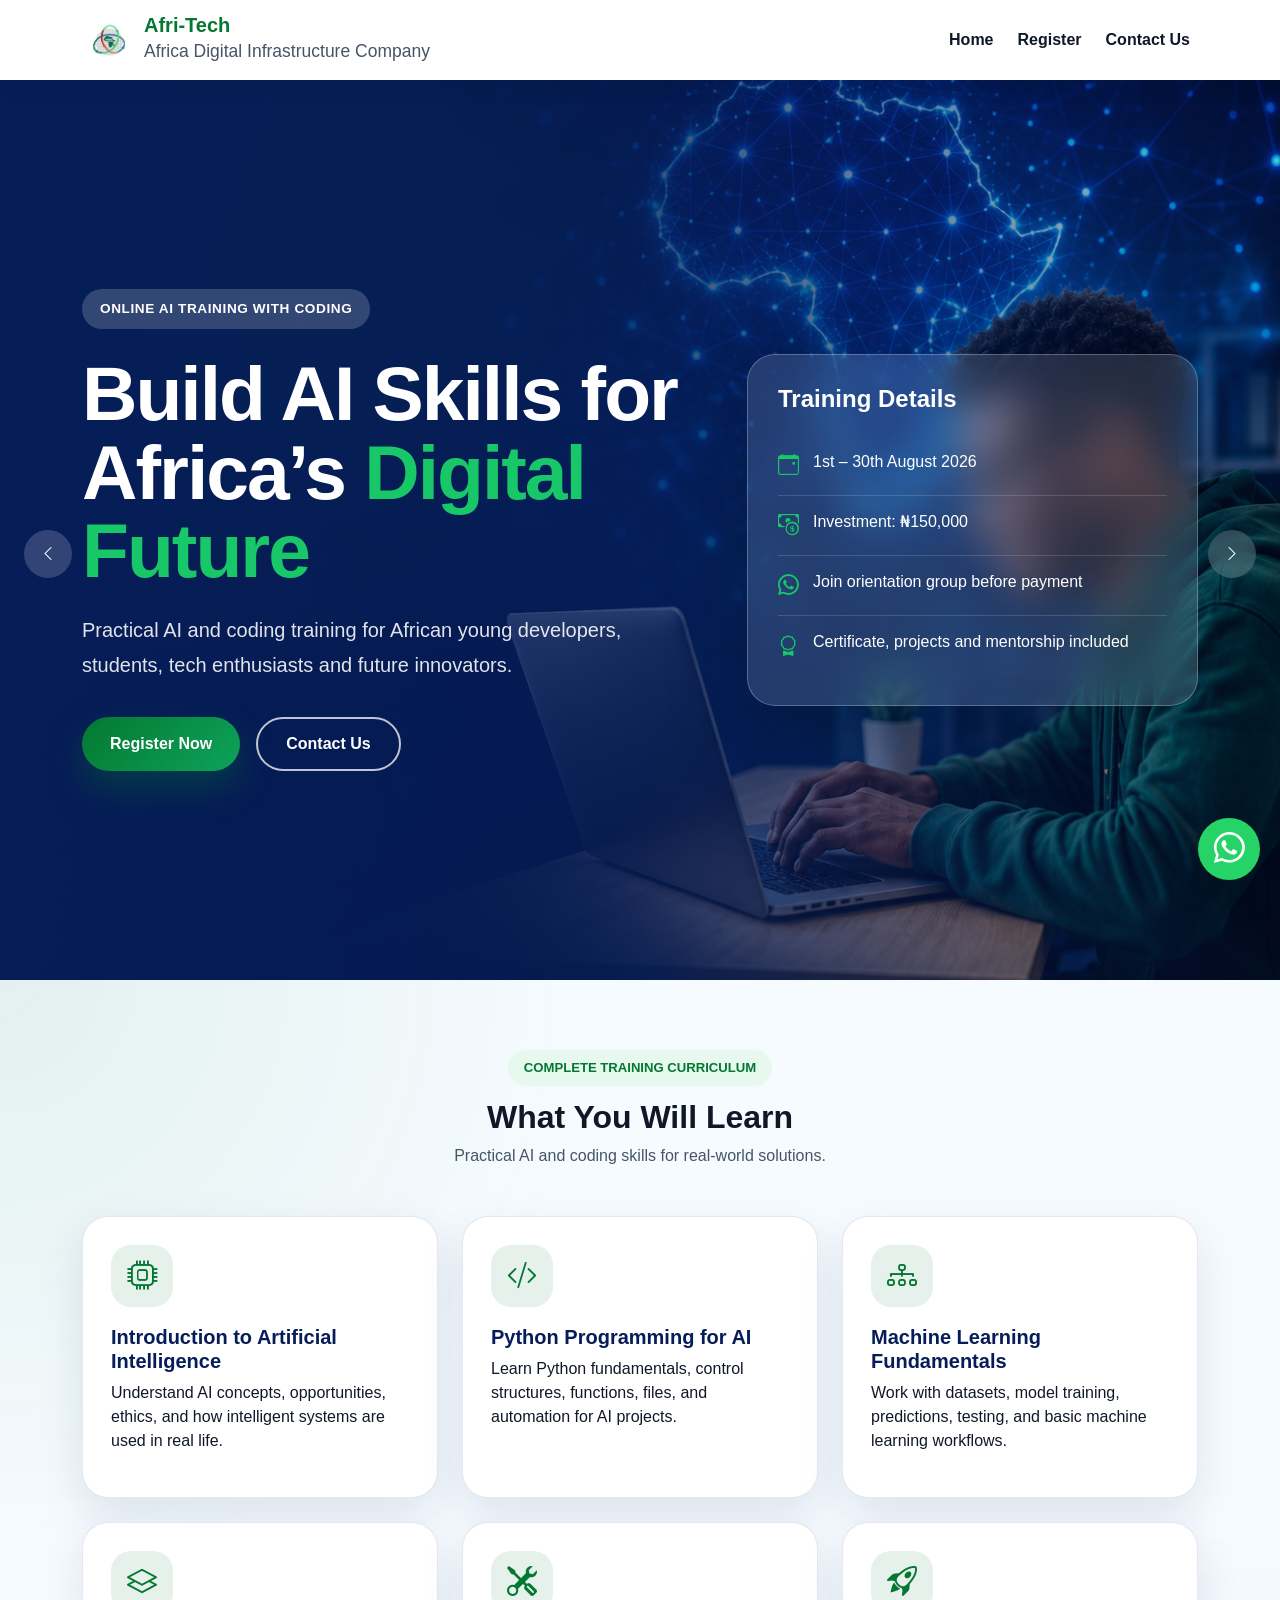
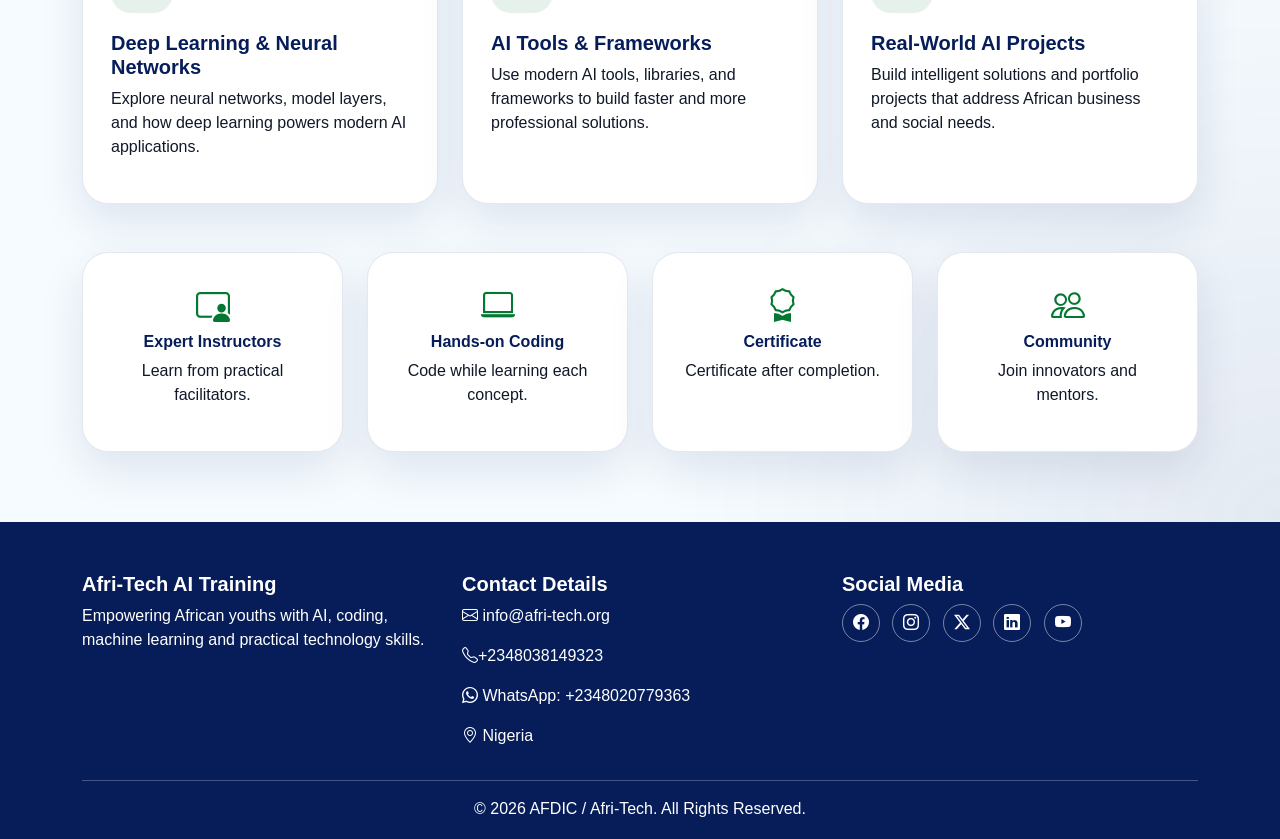
<file: index.html>
<!DOCTYPE html>
<html lang="en">

<head>
    <meta charset="UTF-8">
    <meta name="viewport" content="width=device-width, initial-scale=1.0">
    <title>AFDIC / Afri-Tech AI Training</title>
    <link href="https://cdn.jsdelivr.net/npm/bootstrap@5.3.3/dist/css/bootstrap.min.css" rel="stylesheet">
    <link href="https://cdn.jsdelivr.net/npm/bootstrap-icons@1.11.3/font/bootstrap-icons.css" rel="stylesheet">
    <link rel="stylesheet" href="assets/css/style.css">
    <link rel="shortcut icon" href="assets/images/logo.jpg" type="image/x-icon">
</head>

<body>
    <nav class="navbar navbar-expand-lg sticky-top">
        <div class="container">
            <a class="navbar-brand d-flex align-items-center gap-2" href="index.html">
                <img class="logo" src="assets/images/logo.jpg" alt="AFDIC Logo">
                <div>
                    <div class="brand-title">Afri-Tech</div><small class="small-muted">Africa Digital Infrastructure Company</small>
                </div>
            </a>
            <button class="navbar-toggler" data-bs-toggle="collapse" data-bs-target="#nav"><span
                    class="navbar-toggler-icon"></span></button>
            <div class="collapse navbar-collapse" id="nav">
                <ul class="navbar-nav ms-auto align-items-lg-center gap-lg-2">
                    <li class="nav-item"><a class="nav-link" href="index.html">Home</a></li>
                    <li class="nav-item"><a class="nav-link" href="register.html">Register</a></li>
                    <li class="nav-item"><a class="nav-link" href="contact.html">Contact Us</a></li>

                </ul>
            </div>
        </div>
    </nav>
    <main>
        <section class="hero-section">
  <div class="hero-slider">
    <div class="hero-slide active" style="background-image:url('assets/images/hero-2.png')"></div>
    <div class="hero-slide" style="background-image:url('assets/images/hero-1.png')"></div>
  </div>

  <div class="hero-overlay"></div>

  <button class="hero-arrow hero-prev" onclick="changeSlide(-1)">
    <i class="bi bi-chevron-left"></i>
  </button>
  <button class="hero-arrow hero-next" onclick="changeSlide(1)">
    <i class="bi bi-chevron-right"></i>
  </button>

  <div class="container hero-inner">
    <div class="row align-items-center min-vh-100">
      <div class="col-lg-7">
        <span class="hero-badge">ONLINE AI TRAINING WITH CODING</span>

        <h1 class="hero-title">
          Build AI Skills for Africa’s
          <span>Digital Future</span>
        </h1>

        <p class="hero-text">
          Practical AI and coding training for African young developers, students,
          tech enthusiasts and future innovators.
        </p>

        <div class="hero-actions">
          <a class="btn-primary-hero" href="register.html">Register Now</a>
          <a class="btn-secondary-hero" href="contact.html">Contact Us</a>
        </div>
      </div>

      <div class="col-lg-5">
        <div class="training-card">
          <h4>Training Details</h4>

          <div class="training-item">
            <i class="bi bi-calendar-event"></i>
            <span>1st – 30th August 2026</span>
          </div>

          <div class="training-item">
            <i class="bi bi-cash-coin"></i>
            <span>Investment: ₦150,000</span>
          </div>

          <div class="training-item">
            <i class="bi bi-whatsapp"></i>
            <span>Join orientation group before payment</span>
          </div>

          <div class="training-item">
            <i class="bi bi-award"></i>
            <span>Certificate, projects and mentorship included</span>
          </div>
        </div>
      </div>
    </div>
  </div>
</section>
        
<section class="section training-features-section">
  <div class="container">
    <div class="text-center mb-5 section-heading">
      <span class="eyebrow">COMPLETE TRAINING CURRICULUM</span>
      <h2 class="fw-bold">What You Will Learn</h2>
      <p class="small-muted">Practical AI and coding skills for real-world solutions.</p>
    </div>

    <div class="row g-4">
      <div class="col-md-6 col-lg-4">
        <div class="feature-card reveal">
          <div class="feature-icon"><i class="bi bi-cpu"></i></div>
          <h5>Introduction to Artificial Intelligence</h5>
          <p>Understand AI concepts, opportunities, ethics, and how intelligent systems are used in real life.</p>
        </div>
      </div>
      <div class="col-md-6 col-lg-4">
        <div class="feature-card reveal">
          <div class="feature-icon"><i class="bi bi-code-slash"></i></div>
          <h5>Python Programming for AI</h5>
          <p>Learn Python fundamentals, control structures, functions, files, and automation for AI projects.</p>
        </div>
      </div>
      <div class="col-md-6 col-lg-4">
        <div class="feature-card reveal">
          <div class="feature-icon"><i class="bi bi-diagram-3"></i></div>
          <h5>Machine Learning Fundamentals</h5>
          <p>Work with datasets, model training, predictions, testing, and basic machine learning workflows.</p>
        </div>
      </div>
      <div class="col-md-6 col-lg-4">
        <div class="feature-card reveal">
          <div class="feature-icon"><i class="bi bi-layers"></i></div>
          <h5>Deep Learning & Neural Networks</h5>
          <p>Explore neural networks, model layers, and how deep learning powers modern AI applications.</p>
        </div>
      </div>
      <div class="col-md-6 col-lg-4">
        <div class="feature-card reveal">
          <div class="feature-icon"><i class="bi bi-tools"></i></div>
          <h5>AI Tools & Frameworks</h5>
          <p>Use modern AI tools, libraries, and frameworks to build faster and more professional solutions.</p>
        </div>
      </div>
      <div class="col-md-6 col-lg-4">
        <div class="feature-card reveal">
          <div class="feature-icon"><i class="bi bi-rocket-takeoff"></i></div>
          <h5>Real-World AI Projects</h5>
          <p>Build intelligent solutions and portfolio projects that address African business and social needs.</p>
        </div>
      </div>
    </div>

    <div class="row g-4 mt-4">
      <div class="col-md-3">
        <div class="benefit-tile reveal"><i class="bi bi-person-video3"></i><h6>Expert Instructors</h6><p>Learn from practical facilitators.</p></div>
      </div>
      <div class="col-md-3">
        <div class="benefit-tile reveal"><i class="bi bi-laptop"></i><h6>Hands-on Coding</h6><p>Code while learning each concept.</p></div>
      </div>
      <div class="col-md-3">
        <div class="benefit-tile reveal"><i class="bi bi-award"></i><h6>Certificate</h6><p>Certificate after completion.</p></div>
      </div>
      <div class="col-md-3">
        <div class="benefit-tile reveal"><i class="bi bi-people"></i><h6>Community</h6><p>Join innovators and mentors.</p></div>
      </div>
    </div>
  </div>
</section>

    </main>
    <footer class="footer">
        <div class="container">
            <div class="row g-4">
                <div class="col-md-4">
                    <h5 class="fw-bold">Afri-Tech AI Training</h5>
                    <p>Empowering African youths with AI, coding, machine learning and practical technology skills.</p>
                </div>
                <div class="col-md-4">
                    <h5 class="fw-bold">Contact Details</h5>
                    <p><i class="bi bi-envelope"></i> info@afri-tech.org</p>
                    <p><i class="bi bi-telephone"></i>+2348038149323</p>
                    <p><i class="bi bi-whatsapp"></i> WhatsApp: +2348020779363</p>
                    <p><i class="bi bi-geo-alt"></i> Nigeria</p>
                </div>
                <div class="col-md-4">
                    <h5 class="fw-bold">Social Media</h5>
                    <div class="social">
                        <a href="https://web.facebook.com/Africadic" target="_blank" aria-label="Facebook"><i
                                class="bi bi-facebook"></i></a>
                        <a href="https://instagram.com/africadic/" target="_blank" aria-label="Instagram"><i
                                class="bi bi-instagram"></i></a>
                        <a href="https://x.com/Africadic" target="_blank" aria-label="X"><i class="bi bi-twitter-x"></i></a>
                        <a href="https://linkedin.com/company/benue-digital-infrastructure-company-plc-bdic/?viewAsMember=true" target="_blank" aria-label="LinkedIn"><i
                                class="bi bi-linkedin"></i></a>
                        <a href="https://youtube.com/@bdic-plc" target="_blank" aria-label="YouTube"><i
                                class="bi bi-youtube"></i></a>
                    </div>
                </div>
            </div>
            <hr>
            <p class="text-center mb-0">© 2026 AFDIC / Afri-Tech. All Rights Reserved.</p>
        </div>
    </footer>
    <a class="whatsapp" href="https://chat.whatsapp.com/Fl7YooMkrDF9KQvqZBZuZH?s=cl&p=a&ilr=1" target="_blank" rel="noopener"><i class="bi bi-whatsapp"></i></a>
    <script src="https://cdn.jsdelivr.net/npm/bootstrap@5.3.3/dist/js/bootstrap.bundle.min.js"></script>
    <script src="assets/js/app.js"></script>
</body>
</html>
</file>
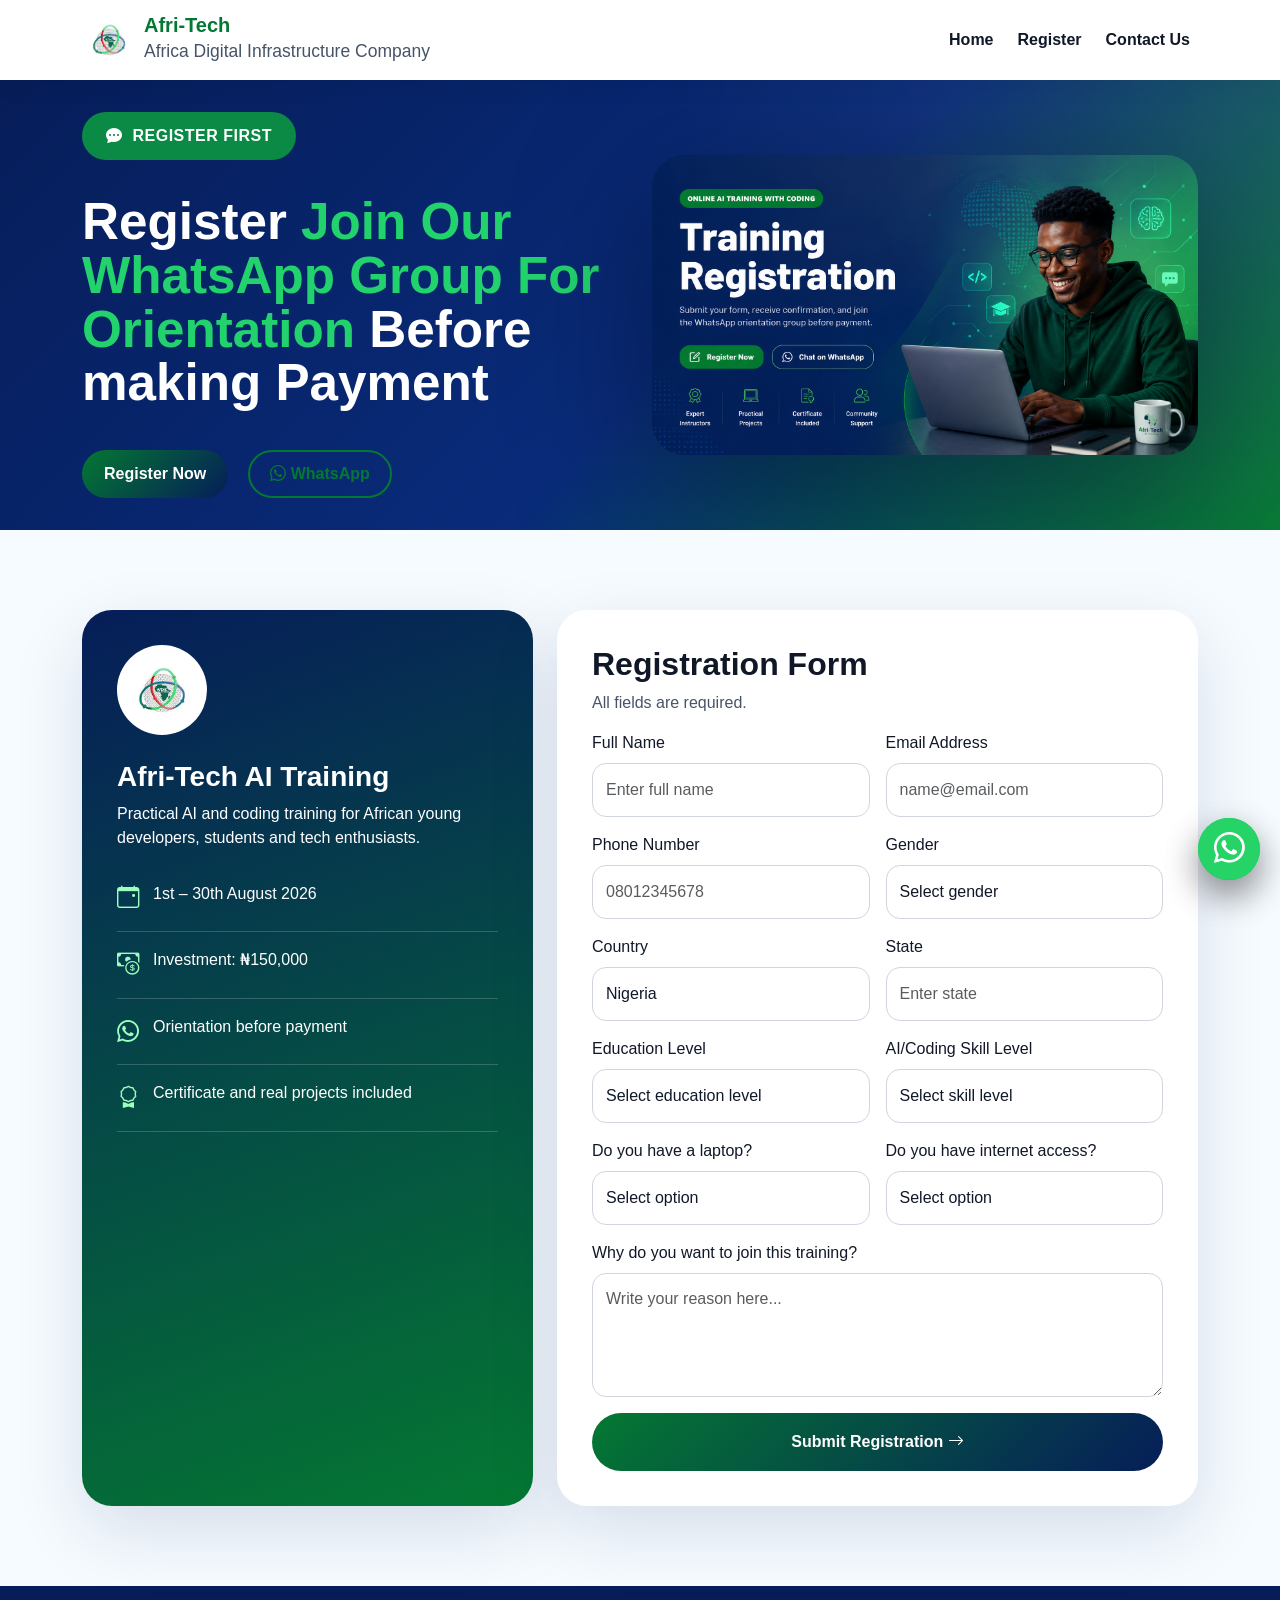
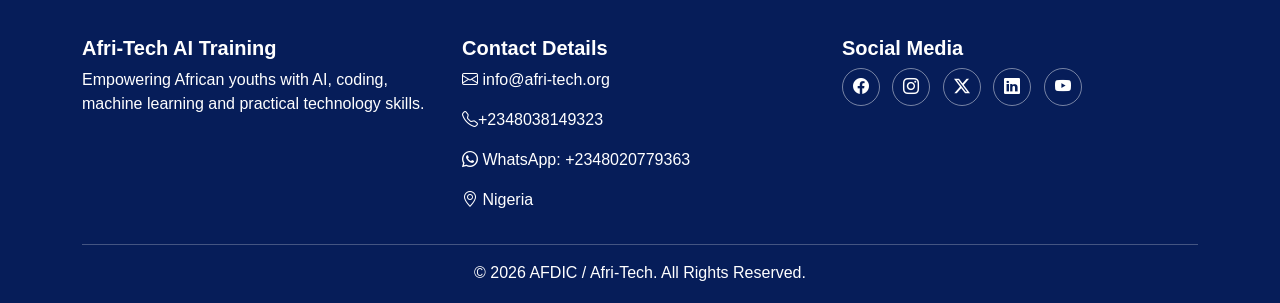
<file: register.html>
<!DOCTYPE html>
<html lang="en">

<head>
    <meta charset="UTF-8">
    <meta name="viewport" content="width=device-width, initial-scale=1.0">
    <title>AFDIC / Afri-Tech AI Training</title>
    <link href="https://cdn.jsdelivr.net/npm/bootstrap@5.3.3/dist/css/bootstrap.min.css" rel="stylesheet">
    <link href="https://cdn.jsdelivr.net/npm/bootstrap-icons@1.11.3/font/bootstrap-icons.css" rel="stylesheet">
    <link rel="stylesheet" href="assets/css/style.css">
    <link rel="shortcut icon" href="assets/images/logo.jpg" type="image/x-icon">
</head>

<body>
    <nav class="navbar navbar-expand-lg sticky-top">
        <div class="container">
            <a class="navbar-brand d-flex align-items-center gap-2" href="index.html">
                <img class="logo" src="assets/images/logo.jpg" alt="AFDIC Logo">
                <div>
                    <div class="brand-title">Afri-Tech</div><small class="small-muted">Africa Digital Infrastructure Company</small>
                </div>
            </a>
            <button class="navbar-toggler" data-bs-toggle="collapse" data-bs-target="#nav"><span
                    class="navbar-toggler-icon"></span></button>
            <div class="collapse navbar-collapse" id="nav">
                <ul class="navbar-nav ms-auto align-items-lg-center gap-lg-2">
                    <li class="nav-item"><a class="nav-link" href="index.html">Home</a></li>
                    <li class="nav-item"><a class="nav-link" href="register.html">Register</a></li>
                    <li class="nav-item"><a class="nav-link" href="contact.html">Contact Us</a></li>

                </ul>
            </div>
        </div>
    </nav>
  <section class="contact-hero">
    <div class="contact-overlay"></div>

    <div class="container contact-hero-content">
        <div class="row align-items-center">

            <!-- Left Content -->
            <div class="col-lg-6">

                <span class="contact-badge">
                    <i class="bi bi-chat-dots-fill"></i>
                    REGISTER FIRST
                </span>

                <h2>
                    Register
                    <span>Join Our WhatsApp Group For Orientation</span>
                    Before making Payment
                </h2>

                <!-- <p>
                    Send us a message, call us, or chat directly on WhatsApp
                    for registration, orientation support and training enquiries.
                </p> -->

                <div class="hero-buttons">
                    <a href="register.html" class="btn-main">
                        Register Now
                    </a>

                    <button onclick="openWhatsApp()" class="btn-outline-main">
                        <i class="bi bi-whatsapp"></i>
                        WhatsApp
                    </button>
                </div>

            </div>

            <!-- Right Image -->
            <div class="col-lg-6 text-center">

                <img src="assets/images/hero-6.png"
                     class="hero-contact-image img-fluid"
                     alt="Afri-Tech Support">

            </div>

        </div>
    </div>
</section>

<main class="reg-main">
  <div class="container">
    <div class="row g-4 align-items-stretch">

      <div class="col-lg-5">
        <div class="reg-info animate-up">
          <img src="assets/images/logo.jpg" class="reg-logo" alt="AFDIC Logo">

          <h3>Afri-Tech AI Training</h3>
          <p>Practical AI and coding training for African young developers, students and tech enthusiasts.</p>

          <div class="reg-info-item">
            <i class="bi bi-calendar-event"></i>
            <span>1st – 30th August 2026</span>
          </div>

          <div class="reg-info-item">
            <i class="bi bi-cash-coin"></i>
            <span>Investment: ₦150,000</span>
          </div>

          <div class="reg-info-item">
            <i class="bi bi-whatsapp"></i>
            <span>Orientation before payment</span>
          </div>

          <div class="reg-info-item">
            <i class="bi bi-award"></i>
            <span>Certificate and real projects included</span>
          </div>
        </div>
      </div>

      <div class="col-lg-7">
        <div class="reg-card animate-up">
          <h2>Registration Form</h2>
          <p class="small-muted">All fields are required.</p>

          <form id="regForm" class="row g-3">
            <div class="col-md-6">
              <label class="form-label">Full Name</label>
              <input required id="fullName" class="form-control" placeholder="Enter full name">
            </div>

            <div class="col-md-6">
              <label class="form-label">Email Address</label>
              <input required type="email" id="email" class="form-control" placeholder="name@email.com">
            </div>

            <div class="col-md-6">
              <label class="form-label">Phone Number</label>
              <input required id="phone" class="form-control" placeholder="08012345678">
            </div>

            <div class="col-md-6">
              <label class="form-label">Gender</label>
              <select required id="gender" class="form-select">
                <option value="">Select gender</option>
                <option>Male</option>
                <option>Female</option>
              </select>
            </div>

            <div class="col-md-6">
              <label class="form-label">Country</label>
              <input required id="country" class="form-control" value="Nigeria">
            </div>

            <div class="col-md-6">
              <label class="form-label">State</label>
              <input required id="state" class="form-control" placeholder="Enter state">
            </div>

            <div class="col-md-6">
              <label class="form-label">Education Level</label>
              <select required id="education" class="form-select">
                <option value="">Select education level</option>
                <option>Secondary School</option>
                <option>Diploma/NCE</option>
                <option>Undergraduate</option>
                <option>Graduate</option>
                <option>Other</option>
              </select>
            </div>

            <div class="col-md-6">
              <label class="form-label">AI/Coding Skill Level</label>
              <select required id="skill" class="form-select">
                <option value="">Select skill level</option>
                <option>Beginner</option>
                <option>Intermediate</option>
                <option>Advanced</option>
              </select>
            </div>

            <div class="col-md-6">
              <label class="form-label">Do you have a laptop?</label>
              <select required id="laptop" class="form-select">
                <option value="">Select option</option>
                <option>Yes</option>
                <option>No</option>
              </select>
            </div>

            <div class="col-md-6">
              <label class="form-label">Do you have internet access?</label>
              <select required id="internet" class="form-select">
                <option value="">Select option</option>
                <option>Yes</option>
                <option>No</option>
              </select>
            </div>

            <div class="col-12">
              <label class="form-label">Why do you want to join this training?</label>
              <textarea required id="reason" rows="4" class="form-control" placeholder="Write your reason here..."></textarea>
            </div>

            <div class="col-12">
              <button class="reg-submit" type="submit">
                Submit Registration <i class="bi bi-arrow-right"></i>
              </button>
            </div>
          </form>
        </div>
      </div>

    </div>
  </div>
    </main>
    <div class="modal fade" id="successModal" tabindex="-1">
        <div class="modal-dialog modal-dialog-centered modal-lg">
            <div class="modal-content p-3">
                <div class="modal-header border-0">
                    <h4 class="modal-title fw-bold text-success">Registration Successful!</h4><button class="btn-close"
                        data-bs-dismiss="modal"></button>
                </div>
                <div class="modal-body" id="successMessage"></div>
                <div class="modal-footer border-0">
                    <button class="btn-main" onclick="openGroup()"><i class="bi bi-whatsapp"></i> Join WhatsApp
                        Orientation Group</button>
                    <button class="btn btn-secondary rounded-pill" data-bs-dismiss="modal">Close</button>
                </div>
            </div>
        </div>
    </div>
    <footer class="footer">
        <div class="container">
            <div class="row g-4">
                <div class="col-md-4">
                    <h5 class="fw-bold">Afri-Tech AI Training</h5>
                    <p>Empowering African youths with AI, coding, machine learning and practical technology skills.</p>
                </div>
                <div class="col-md-4">
                    <h5 class="fw-bold">Contact Details</h5>
                    <p><i class="bi bi-envelope"></i> info@afri-tech.org</p>
                    <p><i class="bi bi-telephone"></i>+2348038149323</p>
                    <p><i class="bi bi-whatsapp"></i> WhatsApp: +2348020779363</p>
                    <p><i class="bi bi-geo-alt"></i> Nigeria</p>
                </div>
                <div class="col-md-4">
                    <h5 class="fw-bold">Social Media</h5>
                    <div class="social">
                        <a href="https://web.facebook.com/Africadic" target="_blank" aria-label="Facebook"><i
                                class="bi bi-facebook"></i></a>
                        <a href="https://instagram.com/africadic/" target="_blank" aria-label="Instagram"><i
                                class="bi bi-instagram"></i></a>
                        <a href="https://x.com/Africadic" target="_blank" aria-label="X"><i class="bi bi-twitter-x"></i></a>
                        <a href="https://linkedin.com/company/benue-digital-infrastructure-company-plc-bdic/?viewAsMember=true" target="_blank" aria-label="LinkedIn"><i
                                class="bi bi-linkedin"></i></a>
                        <a href="https://youtube.com/@bdic-plc" target="_blank" aria-label="YouTube"><i
                                class="bi bi-youtube"></i></a>
                    </div>
                </div>
            </div>
            <hr>
            <p class="text-center mb-0">© 2026 AFDIC / Afri-Tech. All Rights Reserved.</p>
        </div>
    </footer>
   <a class="whatsapp"
   href="https://chat.whatsapp.com/Fl7YooMkrDF9KQvqZBZuZH?s=cl&p=a&ilr=1"
   target="_blank"
   rel="noopener noreferrer"
   title="Join WhatsApp Orientation Group">
    <i class="bi bi-whatsapp"></i>
</a>
     <a class="whatsapp" href="https://chat.whatsapp.com/Fl7YooMkrDF9KQvqZBZuZH?s=cl&p=a&ilr=1" target="_blank" rel="noopener"><i class="bi bi-whatsapp"></i></a>
    <script src="https://cdn.jsdelivr.net/npm/bootstrap@5.3.3/dist/js/bootstrap.bundle.min.js"></script>
    <script src="assets/js/app.js"></script>
</body>
</html>
</file>
<file: assets/css/style.css>
:root {
  --green: #047832;
  --green2: #0da35a;
  --blue: #061d59;
  --red: #d71920;
  --bg: #f6fbff;
  --card: #ffffff;
  --text: #101828;
  --muted: #475467;
  --border: rgba(6, 29, 89, .12);
  --shadow: 0 18px 45px rgba(6, 29, 89, .13);
  --footer: #061d59;
  --footerText: #ffffff;
}

* {
  box-sizing: border-box
}

body {
  margin: 0;
  background: var(--bg);
  color: var(--text);
  font-family: Inter, Segoe UI, Arial, sans-serif;
  transition: .25s
}

a {
  color: inherit
}

.navbar {
  background: var(--card);
  box-shadow: 0 5px 25px rgba(0, 0, 0, .06)
}

.logo {
  width: 54px;
  height: 54px;
  border-radius: 50%;
  object-fit: cover;
  background: #fff
}

.brand-title {
  font-weight: 900;
  color: var(--green);
  line-height: 1
}

.small-muted {
  color: var(--muted) !important
}

.nav-link {
  color: var(--text) !important;
  font-weight: 700
}

.btn-main {
  background: linear-gradient(135deg, var(--green), var(--blue));
  color: #fff !important;
  border: 0;
  border-radius: 999px;
  padding: 12px 22px;
  font-weight: 800;
  text-decoration: none;
  display: inline-block
}

.btn-main:hover {
  transform: translateY(-1px)
}

.btn-outline-main {
  border: 2px solid var(--green);
  color: var(--green) !important;
  border-radius: 999px;
  padding: 10px 20px;
  font-weight: 800;
  text-decoration: none;
  background: transparent;
  display: inline-block
}

.hero {
  position: relative;
  min-height: 640px;
  display: flex;
  align-items: center;
  overflow: hidden
}

.slide {
  position: absolute;
  inset: 0;
  background-size: cover;
  background-position: center;
  opacity: 0;
  transition: opacity 1s ease
}

.slide.active {
  opacity: 1
}

.slide::after {
  content: "";
  position: absolute;
  inset: 0;
  background: linear-gradient(90deg, rgba(255, 255, 255, .96), rgba(255, 255, 255, .78), rgba(6, 29, 89, .40))
}

.hero-content {
  position: relative;
  z-index: 2
}

.badge-pill {
  background: var(--green);
  color: #ffffff;
  border-radius: 999px;
  padding: 8px 16px;
  font-weight: 900
}

.hero h1 {
  font-size: clamp(2.4rem, 7vw, 5rem);
  font-weight: 1000;
  letter-spacing: -2px;
  color: var(--blue)
}

.coding {
  color: var(--green)
}

.hero-card,
.cardx,
.feature,
.contact-box {
  background: var(--card);
  color: var(--text);
  border-radius: 24px;
  box-shadow: var(--shadow);
  border: 1px solid var(--border)
}

.section {
  padding: 70px 0
}

.feature {
  padding: 22px;
  height: 100%
}

.feature i {
  font-size: 34px;
  color: var(--green)
}

.form-control,
.form-select {
  border-radius: 14px;
  padding: 13px;
  border: 1px solid #d0d5dd;
  background: var(--card);
  color: var(--text)
}

.form-control:focus,
.form-select:focus {
  box-shadow: 0 0 0 .25rem rgba(4, 120, 50, .15);
  border-color: var(--green);
  background: var(--card);
  color: var(--text)
}

.modal-content {
  background: var(--card);
  color: var(--text);
  border-radius: 24px
}

.table {
  --bs-table-bg: transparent;
  color: var(--text)
}

.table th,
.table td {
  color: var(--text);
  border-color: var(--border)
}

.status {
  padding: 6px 11px;
  border-radius: 20px;
  font-size: 12px;
  font-weight: 800
}

.status.Pending {
  background: #fff3cd;
  color: #8a6200
}

.status.Approved {
  background: #d1fadf;
  color: #05603a
}

.status.Rejected {
  background: #fee4e2;
  color: #b42318
}

.status.Paid {
  background: #dbeafe;
  color: #1e40af
}

.whatsapp {
  position: fixed;
  right: 20px;
  bottom: 20px;
  z-index: 1000;
  background: #25D366;
  color: #fff !important;
  width: 62px;
  height: 62px;
  border-radius: 50%;
  display: grid;
  place-items: center;
  font-size: 31px;
  box-shadow: 0 15px 35px rgba(0, 0, 0, .25);
  text-decoration: none
}

.arrow {
  position: absolute;
  top: 50%;
  transform: translateY(-50%);
  z-index: 3;
  background: rgba(255, 255, 255, .85);
  border: 0;
  border-radius: 50%;
  width: 48px;
  height: 48px;
  font-size: 26px;
  color: #061d59
}

.prev {
  left: 18px
}

.next {
  right: 18px
}

.stat {
  background: linear-gradient(135deg, var(--blue), var(--green));
  color: #fff;
  border-radius: 20px;
  padding: 20px
}

.footer {
  background: var(--footer);
  color: var(--footerText);
  padding: 50px 0 18px
}

.footer a {
  color: var(--footerText) !important;
  text-decoration: none
}

.footer p {
  color: var(--footerText)
}

.social a {
  width: 38px;
  height: 38px;
  border: 1px solid rgba(255, 255, 255, .45);
  border-radius: 50%;
  display: inline-grid;
  place-items: center;
  margin-right: 8px
}

.page-banner {
  background: linear-gradient(135deg, var(--blue), var(--green));
  color: #fff;
  padding: 85px 0;
  text-align: center
}

.page-banner h1 {
  font-weight: 1000
}

@media(max-width:768px) {
  .hero {
    min-height: 720px;
    text-align: center
  }

  .slide::after {
    background: rgba(255, 255, 255, .92)
  }

  .arrow {
    display: none
  }

  .navbar .btn {
    margin-top: 8px
  }

  .admin-actions {
    display: grid;
    gap: 8px
  }

  table {
    font-size: 13px
  }

  .table-responsive {
    border-radius: 18px
  }
}

body {
  background:
    radial-gradient(circle at top left, rgba(4, 120, 50, .08), transparent 35%),
    radial-gradient(circle at top right, rgba(6, 29, 89, .08), transparent 35%),
    var(--bg);
  color: var(--text);
}

.navbar {
  animation: slideDown .65s ease both
}

.hero-content {
  animation: fadeUp .9s ease both
}

.hero-card,
.cardx,
.feature,
.contact-box,
.stat {
  transition: transform .35s ease, box-shadow .35s ease, border-color .35s ease;
}

.hero-card:hover,
.cardx:hover,
.feature:hover,
.contact-box:hover {
  transform: translateY(-8px);
  box-shadow: 0 25px 65px rgba(6, 29, 89, .20);
  border-color: rgba(4, 120, 50, .25);
}

.feature i {
  transition: transform .35s ease, color .35s ease;
}

.feature:hover i {
  transform: scale(1.18) rotate(-5deg);
  color: var(--blue);
}

.btn-main,
.btn-outline-main,
.whatsapp,
.social a,
.arrow {
  transition: all .3s ease;
}

.btn-main:hover,
.btn-outline-main:hover {
  transform: translateY(-3px);
  box-shadow: 0 14px 28px rgba(4, 120, 50, .25);
}

.btn-outline-main:hover {
  background: var(--green);
  color: #fff !important;
}

.whatsapp {
  animation: pulseWhatsApp 1.8s infinite;
}

.social a:hover {
  transform: translateY(-4px) scale(1.08);
  background: #fff;
  color: var(--blue) !important;
}

.slide {
  transform: scale(1.02);
}

.slide.active {
  animation: kenBurns 6s ease forwards;
}

.reveal {
  opacity: 0;
  transform: translateY(35px);
  transition: opacity .8s ease, transform .8s ease;
}

.reveal.show {
  opacity: 1;
  transform: translateY(0);
}

.page-banner {
  position: relative;
  overflow: hidden;
}

.page-banner:before {
  content: "";
  position: absolute;
  inset: -50%;
  background: linear-gradient(120deg, transparent, rgba(255, 255, 255, .18), transparent);
  animation: shine 4s infinite;
}

.page-banner .container {
  position: relative;
  z-index: 2
}

.form-control,
.form-select {
  transition: border-color .25s ease, box-shadow .25s ease, transform .25s ease;
}

.form-control:focus,
.form-select:focus {
  transform: translateY(-2px);
}

@keyframes fadeUp {
  from {
    opacity: 0;
    transform: translateY(45px)
  }

  to {
    opacity: 1;
    transform: translateY(0)
  }
}

@keyframes slideDown {
  from {
    opacity: 0;
    transform: translateY(-25px)
  }

  to {
    opacity: 1;
    transform: translateY(0)
  }
}

@keyframes pulseWhatsApp {
  0% {
    box-shadow: 0 0 0 0 rgba(37, 211, 102, .55)
  }

  70% {
    box-shadow: 0 0 0 18px rgba(37, 211, 102, 0)
  }

  100% {
    box-shadow: 0 0 0 0 rgba(37, 211, 102, 0)
  }
}

@keyframes kenBurns {
  from {
    transform: scale(1.02)
  }

  to {
    transform: scale(1.08)
  }
}

@keyframes shine {
  0% {
    transform: translateX(-50%) rotate(20deg)
  }

  100% {
    transform: translateX(50%) rotate(20deg)
  }
}

@media(max-width:768px) {
  .hero h1 {
    color: var(--blue)
  }

  .slide::after {
    background: rgba(255, 255, 255, .90) !important
  }
}
.hero-section {
  position: relative;
  min-height: 100vh;
  overflow: hidden;
  background: #061d59;
}

.hero-slide {
  position: absolute;
  inset: 0;
  background-size: cover;
  background-position: center right;
  opacity: 0;
  transform: scale(1.04);
  transition: opacity 1s ease, transform 6s ease;
}

.hero-slide.active {
  opacity: 1;
  transform: scale(1.1);
}

.hero-overlay {
  position: absolute;
  inset: 0;
  background:
    linear-gradient(90deg, rgba(6, 29, 89, .96), rgba(6, 29, 89, .78), rgba(6, 29, 89, .25)),
    radial-gradient(circle at 20% 20%, rgba(4, 120, 50, .35), transparent 35%);
  z-index: 1;
}

.hero-inner {
  position: relative;
  z-index: 2;
}

.hero-badge {
  display: inline-block;
  background: #047832;
  color: #fff;
  padding: 10px 18px;
  border-radius: 50px;
  font-size: .85rem;
  font-weight: 800;
  letter-spacing: .6px;
}

.hero-title {
  margin-top: 25px;
  max-width: 760px;
  color: #fff;
  font-size: clamp(3rem, 6vw, 5.8rem);
  font-weight: 900;
  line-height: 1.02;
  letter-spacing: -2px;
}

.hero-title span {
  color: #18c768;
}

.hero-text {
  max-width: 620px;
  color: rgba(255, 255, 255, .88);
  font-size: 1.25rem;
  line-height: 1.75;
  margin-top: 24px;
}

.hero-actions {
  display: flex;
  gap: 16px;
  flex-wrap: wrap;
  margin-top: 34px;
}

.btn-primary-hero,
.btn-secondary-hero {
  display: inline-flex;
  align-items: center;
  justify-content: center;
  min-height: 54px;
  padding: 0 28px;
  border-radius: 50px;
  font-weight: 800;
  text-decoration: none;
  transition: all .3s ease;
}

.btn-primary-hero {
  background: linear-gradient(135deg, #047832, #0da35a);
  color: #fff;
  box-shadow: 0 16px 35px rgba(4, 120, 50, .35);
}

.btn-secondary-hero {
  border: 2px solid rgba(255,255,255,.75);
  color: #fff;
}

.btn-primary-hero:hover,
.btn-secondary-hero:hover {
  transform: translateY(-4px);
}

.btn-secondary-hero:hover {
  background: #fff;
  color: #061d59;
}

.training-card {
  background: rgba(255, 255, 255, .13);
  border: 1px solid rgba(255, 255, 255, .25);
  backdrop-filter: blur(18px);
  border-radius: 28px;
  padding: 30px;
  color: #fff;
  box-shadow: 0 30px 80px rgba(0,0,0,.28);
}

.training-card h4 {
  font-weight: 900;
  margin-bottom: 22px;
}

.training-item {
  display: flex;
  gap: 14px;
  padding: 14px 0;
  border-bottom: 1px solid rgba(255,255,255,.15);
}

.training-item:last-child {
  border-bottom: 0;
}

.training-item i {
  color: #18c768;
  font-size: 1.3rem;
}

.hero-arrow {
  position: absolute;
  top: 50%;
  z-index: 3;
  width: 48px;
  height: 48px;
  border: 0;
  border-radius: 50%;
  background: rgba(255,255,255,.18);
  color: #fff;
  backdrop-filter: blur(10px);
}

.hero-prev {
  left: 24px;
}

.hero-next {
  right: 24px;
}

@media (max-width: 991px) {
  .hero-section {
    padding: 120px 0 70px;
  }

  .row.min-vh-100 {
    min-height: auto !important;
  }

  .hero-title {
    font-size: clamp(2.7rem, 12vw, 4.3rem);
  }

  .training-card {
    margin-top: 45px;
  }
}

@media (max-width: 576px) {
  .hero-arrow {
    display: none;
  }

  .hero-actions {
    flex-direction: column;
  }

  .btn-primary-hero,
  .btn-secondary-hero {
    width: 100%;
  }
}
.registration-hero {
  background: linear-gradient(135deg, #061d59, #047832);
  color: #fff;
  padding: 90px 0;
  text-align: center;
}

.registration-hero h1 {
  font-size: clamp(2.4rem, 6vw, 4.5rem);
  font-weight: 900;
}

.hero-badge {
  background: rgba(255,255,255,.18);
  padding: 10px 18px;
  border-radius: 50px;
  font-weight: 800;
}

.registration-page {
  padding: 80px 0;
  background: #f6fbff;
}

.info-panel,
.registration-card {
  background: #fff;
  border-radius: 28px;
  padding: 35px;
  box-shadow: 0 25px 70px rgba(6, 29, 89, .12);
  height: 100%;
}

.info-panel {
  background: linear-gradient(160deg, #061d59, #047832);
  color: #fff;
}

.info-logo {
  width: 85px;
  height: 85px;
  border-radius: 50%;
  background: #fff;
  padding: 6px;
  margin-bottom: 25px;
}

.info-panel h3 {
  font-weight: 900;
  margin-bottom: 15px;
}

.info-item {
  display: flex;
  gap: 14px;
  align-items: center;
  padding: 16px 0;
  border-bottom: 1px solid rgba(255,255,255,.18);
}

.info-item i {
  font-size: 1.4rem;
  color: #9dffbe;
}

.form-header h2 {
  font-weight: 900;
  color: #061d59;
}

.form-control,
.form-select {
  min-height: 54px;
  border-radius: 14px;
}

.submit-btn {
  width: 100%;
  min-height: 58px;
  border: none;
  border-radius: 50px;
  background: linear-gradient(135deg, #047832, #061d59);
  color: #fff;
  font-weight: 900;
  transition: .3s;
}

.submit-btn:hover {
  transform: translateY(-3px);
  box-shadow: 0 18px 35px rgba(4,120,50,.28);
}
.reg-hero {
  position: relative;
  min-height: 420px;
  display: flex;
  align-items: center;
  background: url("assets/images/hero-2.png") center/cover no-repeat;
  overflow: hidden;
}

.reg-overlay {
  position: absolute;
  inset: 0;
  background: linear-gradient(90deg, rgba(6,29,89,.95), rgba(6,29,89,.75), rgba(4,120,50,.45));
}

.reg-hero-content {
  position: relative;
  z-index: 2;
  color: #fff;
  animation: fadeUp .9s ease both;
}

.reg-badge {
  display: inline-block;
  background: #047832;
  padding: 10px 18px;
  border-radius: 50px;
  font-weight: 900;
  margin-bottom: 20px;
}

.reg-hero h1 {
  font-size: clamp(2.8rem, 7vw, 5rem);
  font-weight: 900;
}

.reg-hero p {
  max-width: 650px;
  font-size: 1.2rem;
  color: rgba(255,255,255,.88);
}

.reg-main {
  padding: 80px 0;
  background: #f6fbff;
}

.reg-info,
.reg-card {
  height: 100%;
  border-radius: 30px;
  padding: 35px;
  box-shadow: 0 25px 70px rgba(6,29,89,.13);
}

.reg-info {
  color: #fff;
  background: linear-gradient(160deg, #061d59, #047832);
}

.reg-card {
  background: #fff;
}

.reg-logo {
  width: 90px;
  height: 90px;
  object-fit: cover;
  border-radius: 50%;
  background: #fff;
  padding: 6px;
  margin-bottom: 25px;
}

.reg-info h3,
.reg-card h2 {
  font-weight: 900;
}

.reg-info-item {
  display: flex;
  gap: 14px;
  padding: 16px 0;
  border-bottom: 1px solid rgba(255,255,255,.18);
}

.reg-info-item i {
  color: #9dffbe;
  font-size: 1.4rem;
}

.form-control,
.form-select {
  min-height: 54px;
  border-radius: 14px;
  border: 1px solid #d0d5dd;
}

.form-control:focus,
.form-select:focus {
  border-color: #047832;
  box-shadow: 0 0 0 .25rem rgba(4,120,50,.12);
}

.reg-submit {
  width: 100%;
  min-height: 58px;
  border: none;
  border-radius: 50px;
  background: linear-gradient(135deg, #047832, #061d59);
  color: #fff;
  font-weight: 900;
  transition: .3s ease;
}

.reg-submit:hover {
  transform: translateY(-3px);
  box-shadow: 0 18px 35px rgba(4,120,50,.28);
}

.animate-up {
  animation: fadeUp .9s ease both;
}

@keyframes fadeUp {
  from {
    opacity: 0;
    transform: translateY(35px);
  }
  to {
    opacity: 1;
    transform: translateY(0);
  }
}
.contact-hero {
  position: relative;
  min-height: 430px;
  display: flex;
  align-items: center;
  background: url("assets/images/hero-1.png") center/cover no-repeat;
  overflow: hidden;
}

.contact-overlay {
  position: absolute;
  inset: 0;
  background:
    linear-gradient(90deg, rgba(6,29,89,.96), rgba(6,29,89,.75), rgba(4,120,50,.45)),
    radial-gradient(circle at 20% 20%, rgba(13,163,90,.35), transparent 40%);
}

.contact-hero-content {
  position: relative;
  z-index: 2;
  color: #fff;
  animation: fadeUp .9s ease both;
}

.contact-badge {
  display: inline-block;
  background: #047832;
  padding: 10px 18px;
  border-radius: 50px;
  font-weight: 900;
  letter-spacing: .5px;
  margin-bottom: 20px;
}

.contact-hero h1 {
  max-width: 850px;
  font-size: clamp(2.6rem, 6vw, 5rem);
  font-weight: 900;
  line-height: 1.05;
}

.contact-hero p {
  max-width: 680px;
  color: rgba(255,255,255,.88);
  font-size: 1.2rem;
  line-height: 1.7;
}

.contact-main {
  padding: 80px 0;
  background:
    radial-gradient(circle at top left, rgba(4,120,50,.08), transparent 35%),
    radial-gradient(circle at bottom right, rgba(6,29,89,.08), transparent 35%),
    #f6fbff;
}

.contact-info-card,
.contact-form-card {
  height: 100%;
  border-radius: 30px;
  padding: 35px;
  box-shadow: 0 25px 70px rgba(6,29,89,.13);
}

.contact-info-card {
  color: #fff;
  background:
    linear-gradient(160deg, rgba(6,29,89,.98), rgba(4,120,50,.96)),
    url("assets/images/hero-2.png") center/cover no-repeat;
}

.contact-form-card {
  background: #fff;
}

.contact-logo {
  width: 88px;
  height: 88px;
  object-fit: cover;
  border-radius: 50%;
  background: #fff;
  padding: 6px;
  margin-bottom: 24px;
}

.contact-info-card h3,
.contact-form-card h2 {
  font-weight: 900;
}

.contact-info-item {
  display: flex;
  gap: 15px;
  align-items: center;
  padding: 16px 0;
  border-bottom: 1px solid rgba(255,255,255,.18);
}

.contact-info-item i {
  width: 44px;
  height: 44px;
  border-radius: 14px;
  display: grid;
  place-items: center;
  background: rgba(255,255,255,.16);
  color: #9dffbe;
  font-size: 1.3rem;
}

.contact-info-item small {
  display: block;
  color: rgba(255,255,255,.7);
}

.contact-info-item span {
  font-weight: 700;
}

.contact-whatsapp-btn,
.contact-submit-btn {
  width: 100%;
  min-height: 58px;
  border: none;
  border-radius: 50px;
  font-weight: 900;
  margin-top: 24px;
  transition: .3s ease;
}

.contact-whatsapp-btn {
  background: #25D366;
  color: #fff;
}

.contact-submit-btn {
  background: linear-gradient(135deg, #047832, #061d59);
  color: #fff;
}

.contact-whatsapp-btn:hover,
.contact-submit-btn:hover {
  transform: translateY(-3px);
  box-shadow: 0 18px 35px rgba(4,120,50,.28);
}

.form-title span {
  color: #047832;
  font-weight: 900;
}

.form-title h2 {
  color: #061d59;
}

.animate-up {
  animation: fadeUp .9s ease both;
}

@keyframes fadeUp {
  from {
    opacity: 0;
    transform: translateY(35px);
  }

  to {
    opacity: 1;
    transform: translateY(0);
  }
}
.contact-hero{
    position:relative;
    min-height:450px;
    display:flex;
    align-items:center;
    overflow:hidden;

    background:
    linear-gradient(135deg,#061d59 0%,#092b7a 55%,#047832 100%);
}

.contact-overlay{
    position:absolute;
    inset:0;

    background:
    radial-gradient(circle at top right,
    rgba(255,255,255,.08),
    transparent 45%);
}

.contact-hero-content{
    position:relative;
    z-index:2;
}

.contact-hero h2{
    color:#fff;
    font-size:clamp(2rem,4vw,3.3rem);
    font-weight:700;
    line-height:1.05;
    margin:15px 0;
}

.contact-hero h2 span{
    color:#22d36d;
}

.contact-hero p{
    color:rgba(255,255,255,.88);
    font-size:1.2rem;
    line-height:1.8;
    max-width:550px;
}

.hero-buttons{
    display:flex;
    gap:20px;
    margin-top:40px;
    flex-wrap:wrap;
}

.hero-contact-image{
    max-width:580px;
    width:100%;
    animation:floatImage 5s ease-in-out infinite;
    filter:drop-shadow(0 35px 70px rgba(0,0,0,.35));
    border-radius: 2em;
}

.contact-badge{
    display:inline-flex;
    align-items:center;
    gap:10px;

    background:#0a8a45;

    color:#fff;

    padding:12px 24px;

    border-radius:40px;

    font-weight:700;
}

@keyframes floatImage{

0%{
transform:translateY(0px);
}

50%{
transform:translateY(-18px);
}

100%{
transform:translateY(0px);
}

}

@media(max-width:992px){

.contact-hero{

padding:100px 0;

text-align:center;

}

.hero-contact-image{

margin-top:60px;

max-width:420px;

}

.contact-hero p{

margin:auto;

}

.hero-buttons{

justify-content:center;

}

}

.training-features-section{
  background:
    radial-gradient(circle at top left, rgba(4,120,50,.08), transparent 35%),
    radial-gradient(circle at bottom right, rgba(6,29,89,.08), transparent 35%),
    #f6fbff;
}
.eyebrow{display:inline-block;background:#e7f8ee;color:#047832;padding:8px 16px;border-radius:999px;font-weight:900;font-size:.82rem;margin-bottom:12px}
.feature-card,.benefit-tile{
  background:#fff;border:1px solid rgba(6,29,89,.10);border-radius:26px;padding:28px;height:100%;
  box-shadow:0 18px 45px rgba(6,29,89,.10);transition:.35s ease;
}
.feature-card:hover,.benefit-tile:hover{transform:translateY(-8px);box-shadow:0 28px 70px rgba(6,29,89,.16)}
.feature-icon{width:62px;height:62px;border-radius:20px;background:rgba(4,120,50,.10);display:grid;place-items:center;color:#047832;font-size:30px;margin-bottom:18px}
.feature-card h5,.benefit-tile h6{font-weight:900;color:#061d59}
.benefit-tile{text-align:center}
.benefit-tile i{font-size:34px;color:#047832;margin-bottom:10px}
.status.Unread{background:#fff3cd;color:#8a6200}
.status.Read{background:#d1fadf;color:#05603a}
</file>
